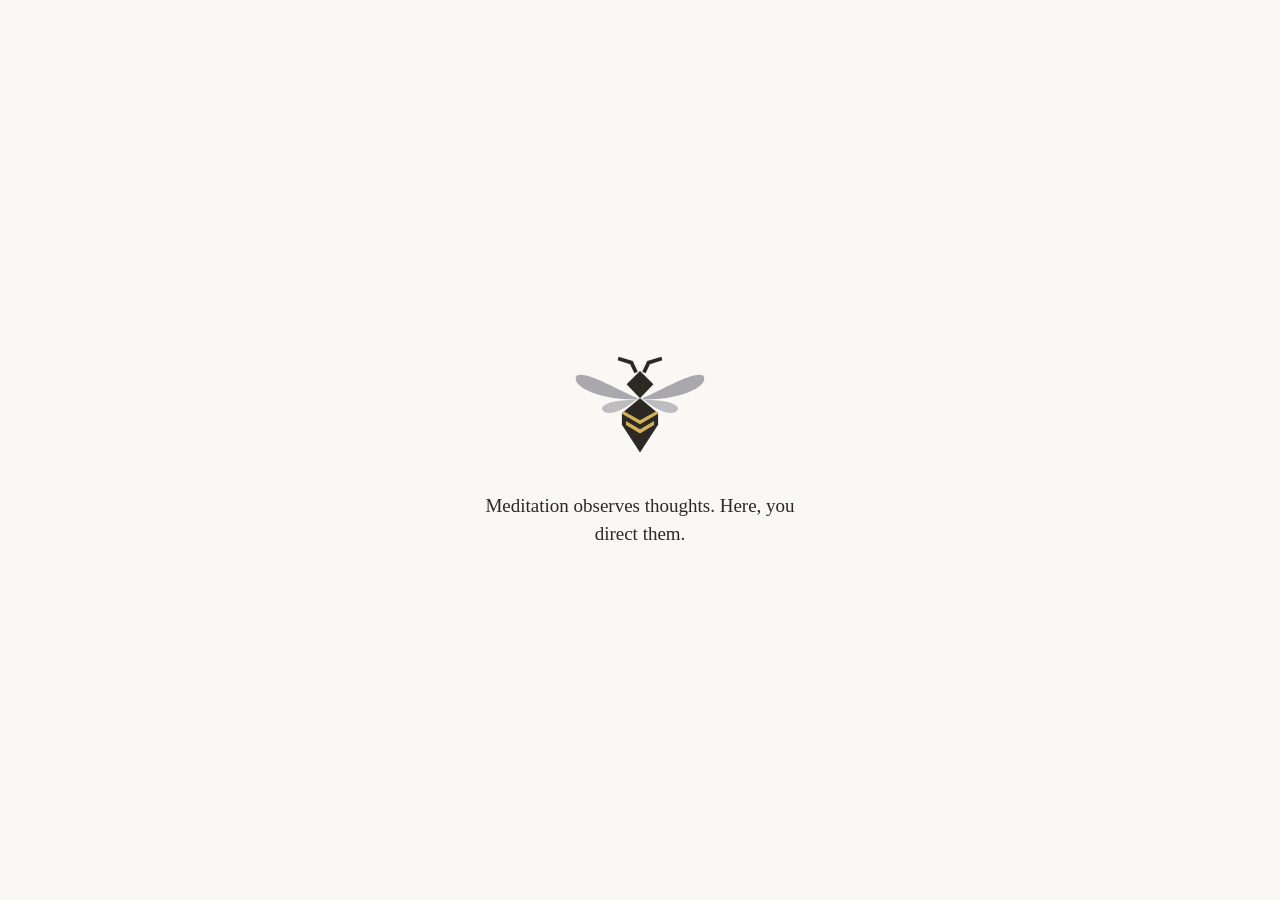
<file: index.html>
<!doctype html>
<html lang="en">
<head>
<meta charset="utf-8">
<meta name="viewport" content="width=device-width, initial-scale=1, maximum-scale=1, user-scalable=no, viewport-fit=cover">
<meta name="color-scheme" content="light">
<meta name="apple-mobile-web-app-capable" content="yes">
<meta name="mobile-web-app-capable" content="yes">
<meta name="apple-mobile-web-app-status-bar-style" content="default">
<meta name="apple-mobile-web-app-title" content="Simpthink">
<meta name="theme-color" content="#FAF8F4">
<meta name="robots" content="noindex">
<link rel="apple-touch-icon" href="apple-touch-icon.png">
<link rel="manifest" href="manifest.webmanifest">
<title>Simpthink</title>
  <script type="module" crossorigin src="./assets/index-BBt3rqX4.js"></script>
  <link rel="stylesheet" crossorigin href="./assets/index-Ced674d3.css">
</head>
<body data-pal="0">
<!-- Écran d'ouverture : le logo et le slogan, quelques secondes avant l'appli -->
<div id="splash" aria-live="polite"><div class="sp-in"><div id="spLogo"></div><p class="sp-tx" data-i18n="slogan">La méditation observe les pensées. Ici, tu les diriges.</p></div></div>
<div id="app">

<!-- Ruche -->
<section class="vw" id="vH">
  <svg id="hs">
    <defs>
      <linearGradient id="gd" gradientUnits="userSpaceOnUse" x1="-320" y1="-320" x2="320" y2="320">
        <stop offset="0" stop-color="#9C6F14"/><stop offset=".2" stop-color="#D4A93A"/><stop offset=".4" stop-color="#A87A1E"/>
        <stop offset=".6" stop-color="#E0BC55"/><stop offset=".8" stop-color="#A87A1E"/><stop offset="1" stop-color="#C9993A"/>
      </linearGradient>
    </defs>
    <g id="hg"></g>
    <polygon id="gh" points="0,-28 24.2,-14 24.2,14 0,28 -24.2,14 -24.2,-14" fill="#C39A3F" fill-opacity=".35" stroke="#B88A2B" style="display:none"/>
  </svg>
  <header class="hd over">
    <div class="hn"><input class="ei" id="hN" type="text" autocomplete="off" maxlength="24" data-i18n-aria="hiveName" aria-label="Nom de la ruche"><button class="mn" id="mn" type="button" data-i18n-aria="menu" aria-label="Menu"><svg width="22" height="16" viewBox="0 0 22 16" aria-hidden="true"><path d="M1 1.5h20M1 8h20M1 14.5h20"/></svg></button></div>
    <svg id="bee" class="bee" aria-hidden="true" width="104" height="72" viewBox="0 0 100 68">
      <g class="ln"><path d="M36 3.5L44.5 6.2L47.5 12.5"/><path d="M64 3.5L55.5 6.2L52.5 12.5"/></g>
      <path d="M49 29.3C36 24 16 11.5 9.5 14.5C5 20 21 30.5 49 29.8Z" fill="#A9A9AD"/><path d="M51 29.3C64 24 84 11.5 90.5 14.5C95 20 79 30.5 51 29.8Z" fill="#A9A9AD"/>
      <path d="M47.5 30.2C39 30 27.5 31 25.5 35.5C26.5 40.5 36 39.5 47.5 30.2Z" fill="#BDBDBF"/><path d="M52.5 30.2C61 30 72.5 31 74.5 35.5C73.5 40.5 64 39.5 52.5 30.2Z" fill="#BDBDBF"/>
      <polygon class="dk" points="50,11.5 58.6,20 50,29 41.4,20"/>
      <polygon class="dk" points="50,29 61.6,38.6 61.6,46 50,63.8 38.4,46 38.4,38.6"/>
      <polygon points="39.6,37.4 50,43.2 60.4,37.4 61.6,38.9 50,45.7 38.4,38.9" fill="#D4AF55"/>
      <polygon points="41,43.6 50,48.9 59,43.6 59,46.2 50,51.6 41,46.2" fill="#D4AF55"/>
    </svg>
  </header>
</section>

<!-- Réglages -->
<section class="vw" id="vS" hidden>
  <header class="hd"><span class="bk" id="bS" role="button" data-i18n="home">‹ Accueil</span><span></span></header>
  <div class="pad set">
    <h1 class="sh" data-i18n="settings">Réglages</h1>
    <div class="lb" data-i18n="language">Langue</div>
    <div class="pills" id="sL"><span class="pl" data-l="auto" data-i18n="auto">Automatique</span><span class="pl" data-l="en">English</span><span class="pl" data-l="fr">Français</span></div>
    <div class="li" id="sP" role="button"><span data-i18n="privacy">Politique de confidentialité</span><span class="chev">›</span></div>
    <div class="lb gap" data-i18n="about">À propos</div>
    <div class="sf ab">Simpthink <span class="vr" id="sV"></span></div>
    <p class="lb sm" data-i18n="localOnly">Tout ce que tu écris reste sur cet appareil. Pas de compte, pas de suivi.</p>
  </div>
</section>

<!-- Politique de confidentialité, lisible sans réseau -->
<section class="vw" id="vP" hidden>
  <header class="hd"><span class="bk" id="bP" role="button" data-i18n="backSettings">‹ Réglages</span><span></span></header>
  <div class="pad set doc" id="pD"></div>
</section>

<!-- Création : alvéole, groupe ou ruche -->
<section class="vw" id="vN" hidden>
  <header class="hd"><span class="bk" id="bN" role="button" data-i18n="home">‹ Accueil</span><span></span></header>
  <div class="form">
    <div class="lb" id="nL"></div>
    <div class="lb" id="nA">Titre</div>
    <div class="cb">
      <input class="fi" id="nI" type="text" autocomplete="off" maxlength="24">
      <span id="nM" role="button" data-i18n-aria="commonTitles" aria-label="Titres courants">▾</span>
    </div>
    <div class="ops" id="nO" hidden></div>
    <div class="er" id="nE"></div>
    <div class="pills" id="nD"><span class="pl" data-m="5">5 min</span><span class="pl on" data-m="10">10 min</span><span class="pl" data-m="20">20 min</span></div>
    <div class="ctr"><span class="go" id="nG" role="button">Commencer</span></div>
  </div>
</section>

<!-- Constellation : une grande page qu'on parcourt et qu'on zoome comme la ruche -->
<section class="vw" id="vC" hidden>
  <svg id="sC"><g id="cg"></g></svg>
  <header class="hd over">
    <span class="bk" id="bC" role="button" data-i18n="home">‹ Accueil</span>
    <input class="ttl" id="tC" type="text" autocomplete="off" maxlength="24" data-i18n-aria="title" aria-label="Titre">
    <span class="tm" id="tmC" role="button">10:00</span>
  </header>
  <div class="grow"></div>
  <div class="row" id="cRow"><textarea class="fi" id="cI" rows="1" autocomplete="off" placeholder="Une idée"></textarea><span class="dl" id="dS" role="button" hidden></span><span class="fin" id="cG" role="button">Poser</span></div>
  <div class="botr over"><div class="lb" id="cH"></div><span class="hx" id="aC" role="button">Reprendre</span></div>
</section>

<!-- Puits -->
<section class="vw" id="vT" hidden>
  <header class="hd"><span class="bk" id="bT" role="button" data-i18n="map">‹ Carte</span><span class="dl" id="dT" role="button" data-i18n="deletePoint">Supprimer</span><span class="tm">10:00</span></header>
  <div id="sT" class="well"></div>
  <div class="er pad" id="pE"></div>
  <div class="row" id="pRow"><textarea class="fi" id="pI" rows="1" autocomplete="off" placeholder="Pourquoi ?" data-i18n-ph="why"></textarea><span class="fin" id="pG" role="button" data-i18n="goDeeper">Descendre</span></div>
</section>

<!-- Clôture -->
<section class="vw" id="vE" hidden>
  <header class="hd"><span class="bk" id="bE" role="button" data-i18n="map">‹ Carte</span><span></span></header>
  <div class="form">
    <div class="sf" data-i18n="howWas">Comment était ma session ?</div>
    <div class="sws" id="eS">
      <div class="sw" role="button"><svg width="40" height="44" viewBox="-22 -24 44 48"><polygon points="0,-20 17.3,-10 17.3,10 0,20 -17.3,10 -17.3,-10"/></svg><span data-i18n="ok">Ok</span></div>
      <div class="sw" role="button"><svg width="40" height="44" viewBox="-22 -24 44 48"><polygon points="0,-20 17.3,-10 17.3,10 0,20 -17.3,10 -17.3,-10"/></svg><span data-i18n="useful">Utile</span></div>
      <div class="sw" role="button"><svg width="40" height="44" viewBox="-22 -24 44 48"><polygon points="0,-20 17.3,-10 17.3,10 0,20 -17.3,10 -17.3,-10"/></svg><span data-i18n="veryUseful">Très utile</span></div>
    </div>
    <div class="ctr"><span class="go" id="eG" role="button" data-i18n="endSession">Fin de session</span></div>
  </div>
</section>

</div>
</body>
</html>
</file>
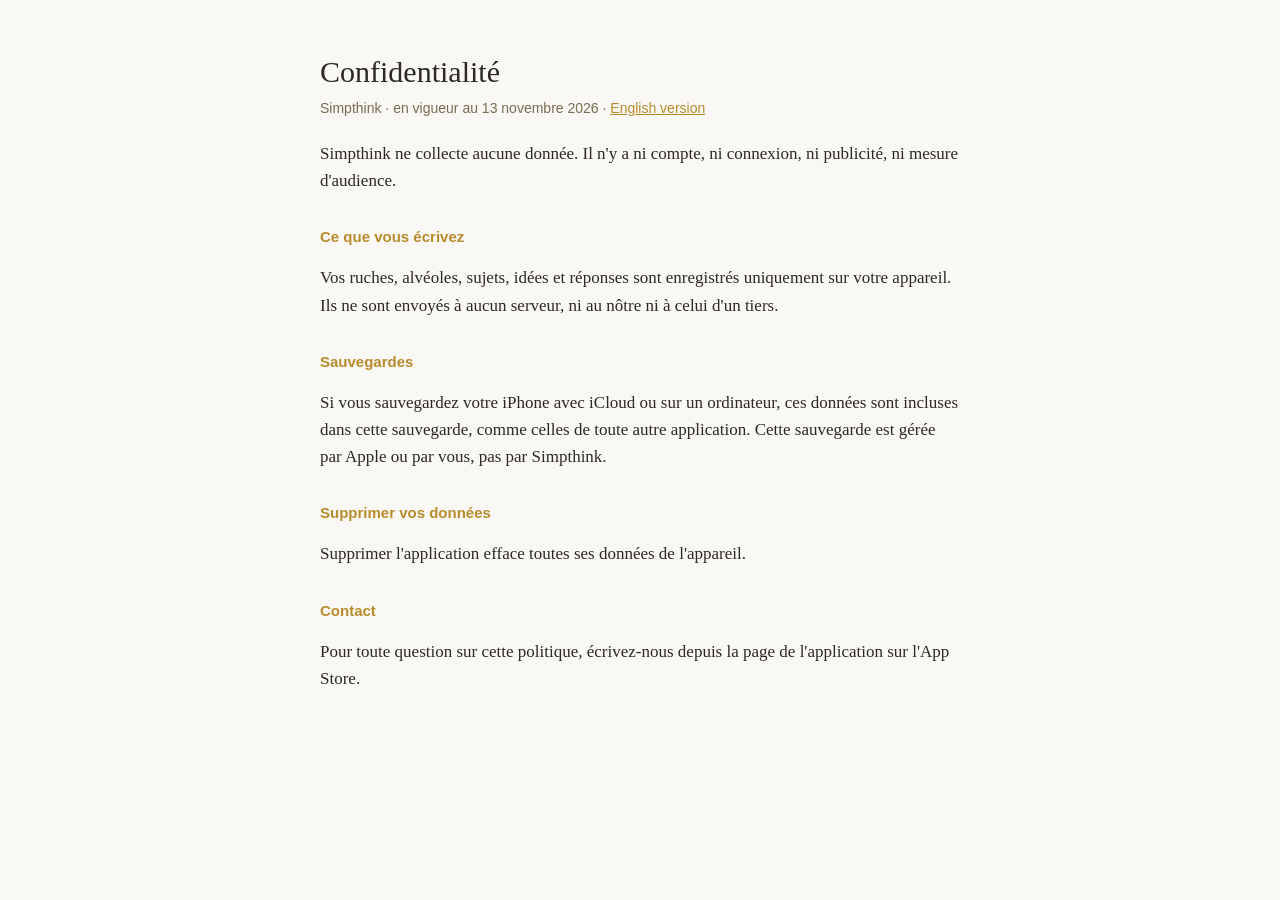
<file: confidentialite.html>
<!doctype html>
<html lang="fr">
<head>
<meta charset="utf-8">
<meta name="viewport" content="width=device-width, initial-scale=1">
<title>Simpthink · Confidentialité</title>
<style>
  :root { --bg: #FAF8F4; --ink: #2C2925; --mut: #7A6C52; --gold: #B88B2D; }
  @media (prefers-color-scheme: dark) { :root:not([data-theme="light"]) { --bg: #1E1C19; --ink: #EDE8DF; --mut: #B5A78C; } }
  body { margin: 0; background: var(--bg); color: var(--ink); font: 17px/1.6 "Iowan Old Style", Palatino, Georgia, serif; }
  main { max-width: 640px; margin: 0 auto; padding: 48px 16px 64px; }
  h1 { font-weight: normal; font-size: 30px; margin: 0 0 4px; }
  h2 { font: 600 15px/1.4 -apple-system, BlinkMacSystemFont, "Helvetica Neue", Arial, sans-serif; color: var(--gold); margin: 32px 0 6px; }
  a { color: var(--gold); }
  .d { font: 14px -apple-system, BlinkMacSystemFont, "Helvetica Neue", Arial, sans-serif; color: var(--mut); margin: 0 0 24px; }
</style>
</head>
<body>
<main>
  <h1>Confidentialité</h1>
  <p class="d">Simpthink · en vigueur au 13 novembre 2026 · <a href="privacy.html">English version</a></p>

  <p>Simpthink ne collecte aucune donnée. Il n'y a ni compte, ni connexion, ni publicité, ni mesure d'audience.</p>

  <h2>Ce que vous écrivez</h2>
  <p>Vos ruches, alvéoles, sujets, idées et réponses sont enregistrés uniquement sur votre appareil. Ils ne sont envoyés à aucun serveur, ni au nôtre ni à celui d'un tiers.</p>

  <h2>Sauvegardes</h2>
  <p>Si vous sauvegardez votre iPhone avec iCloud ou sur un ordinateur, ces données sont incluses dans cette sauvegarde, comme celles de toute autre application. Cette sauvegarde est gérée par Apple ou par vous, pas par Simpthink.</p>

  <h2>Supprimer vos données</h2>
  <p>Supprimer l'application efface toutes ses données de l'appareil.</p>

  <h2>Contact</h2>
  <p>Pour toute question sur cette politique, écrivez-nous depuis la page de l'application sur l'App Store.</p>
</main>
</body>
</html>
</file>
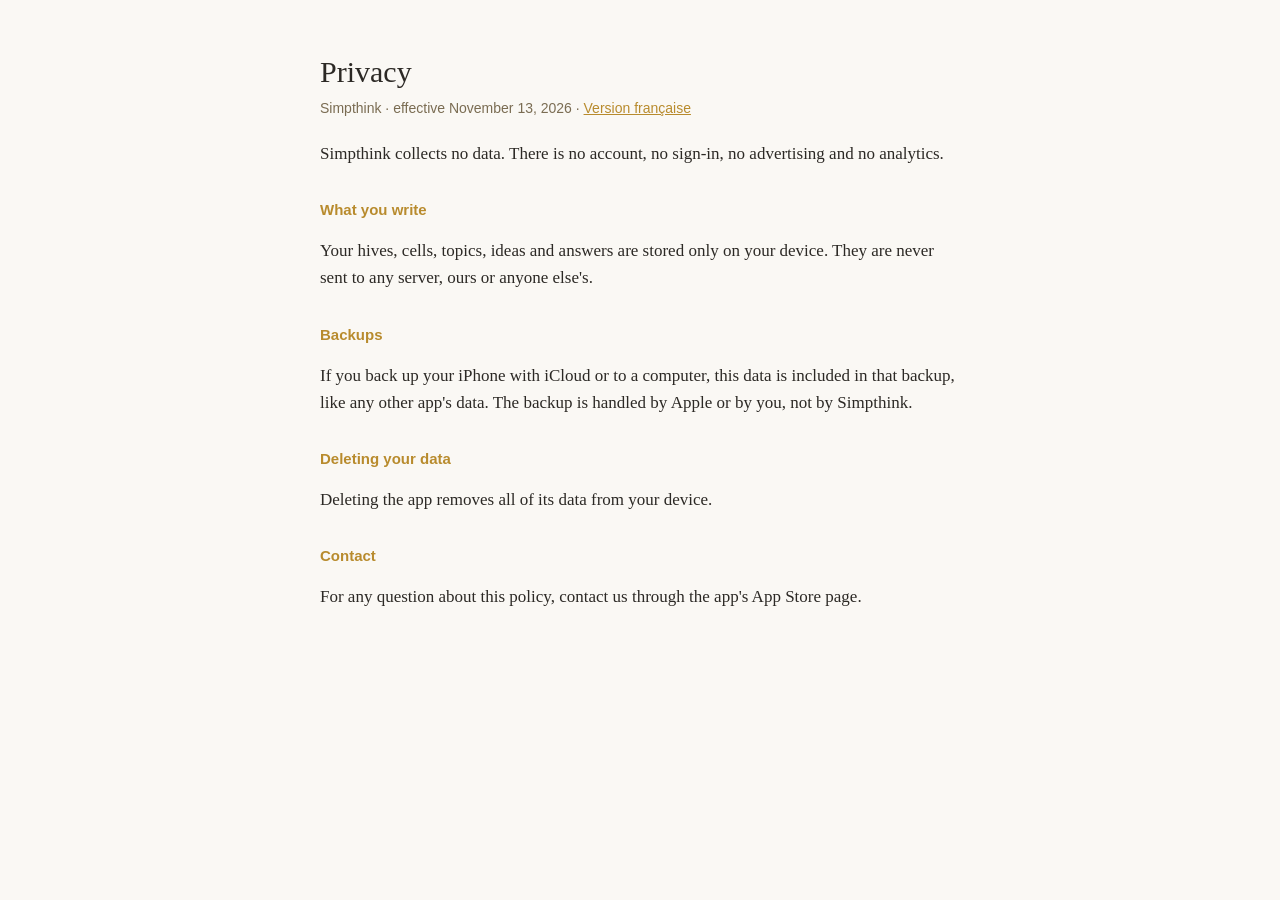
<file: privacy.html>
<!doctype html>
<html lang="en">
<head>
<meta charset="utf-8">
<meta name="viewport" content="width=device-width, initial-scale=1">
<title>Simpthink · Privacy</title>
<style>
  :root { --bg: #FAF8F4; --ink: #2C2925; --mut: #7A6C52; --gold: #B88B2D; }
  @media (prefers-color-scheme: dark) { :root:not([data-theme="light"]) { --bg: #1E1C19; --ink: #EDE8DF; --mut: #B5A78C; } }
  body { margin: 0; background: var(--bg); color: var(--ink); font: 17px/1.6 "Iowan Old Style", Palatino, Georgia, serif; }
  main { max-width: 640px; margin: 0 auto; padding: 48px 16px 64px; }
  h1 { font-weight: normal; font-size: 30px; margin: 0 0 4px; }
  h2 { font: 600 15px/1.4 -apple-system, BlinkMacSystemFont, "Helvetica Neue", Arial, sans-serif; color: var(--gold); margin: 32px 0 6px; }
  .d { font: 14px -apple-system, BlinkMacSystemFont, "Helvetica Neue", Arial, sans-serif; color: var(--mut); margin: 0 0 24px; }
  a { color: var(--gold); }
</style>
</head>
<body>
<main>
  <h1>Privacy</h1>
  <p class="d">Simpthink · effective November 13, 2026 · <a href="confidentialite.html">Version française</a></p>

  <p>Simpthink collects no data. There is no account, no sign-in, no advertising and no analytics.</p>

  <h2>What you write</h2>
  <p>Your hives, cells, topics, ideas and answers are stored only on your device. They are never sent to any server, ours or anyone else's.</p>

  <h2>Backups</h2>
  <p>If you back up your iPhone with iCloud or to a computer, this data is included in that backup, like any other app's data. The backup is handled by Apple or by you, not by Simpthink.</p>

  <h2>Deleting your data</h2>
  <p>Deleting the app removes all of its data from your device.</p>

  <h2>Contact</h2>
  <p>For any question about this policy, contact us through the app's App Store page.</p>
</main>
</body>
</html>
</file>
<file: assets/index-Ced674d3.css>
:root{--font-sans:-apple-system, BlinkMacSystemFont, "Helvetica Neue", Arial, sans-serif;--font-voice:"Iowan Old Style", Palatino, Georgia, "Times New Roman", serif;--gold:#b88b2d;--gold-soft:#c9a24a;--mut:#9a8a6a;--faint:#b5ad9e;--line:#cfc8ba;--err:#a32d2d}*{box-sizing:border-box;-webkit-tap-highlight-color:transparent}html,body{overscroll-behavior:none;height:100%;margin:0;overflow:hidden}body{--bg:#faf8f4;--bg2:#f3efe7;--bg3:#eae0cd;--ink:#2c2925;background:var(--bg);color:var(--ink);font-family:var(--font-sans);-webkit-user-select:none;user-select:none;-webkit-touch-callout:none;font-size:16px;transition:background .3s}body[data-pal="1"]{--bg:#f7f8f9;--bg2:#f0f3f6;--bg3:#dce5ee;--ink:#202833}body[data-pal="2"]{--bg:#f7f8f4;--bg2:#edf1e9;--bg3:#dce5d7;--ink:#26332b}#app{position:fixed;inset:0}.vw{padding:env(safe-area-inset-top) env(safe-area-inset-right) env(safe-area-inset-bottom) env(safe-area-inset-left);flex-direction:column;display:flex;position:absolute;inset:0}[hidden]{display:none!important}svg text{font-family:var(--font-sans);fill:var(--ink)}.np{pointer-events:none}.hd{min-height:44px;color:var(--mut);flex:none;justify-content:space-between;align-items:center;padding:10px 20px 0;font-size:14px;display:flex}.over{pointer-events:none;position:relative}.over>*{pointer-events:auto}#vH .hd{align-items:flex-start}.act{align-items:center;gap:4px;display:flex}.grow{pointer-events:none;flex:1;min-height:0}.bk{padding:10px 14px 10px 0}.tm{font-variant-numeric:tabular-nums}.tm.done{color:var(--gold)}.tt{font-family:var(--font-voice);flex:none;justify-content:space-between;align-items:baseline;padding:6px 20px 0;font-size:22px;display:flex}.ttl{min-width:0;color:var(--ink);font:22px var(--font-voice);appearance:none;-webkit-user-select:text;user-select:text;background:0 0;border:0;border-bottom:.5px dashed #0000;border-radius:0;outline:none;flex:1;padding:0}.ttl:focus{border-bottom-color:var(--gold)}.fin{font-family:var(--font-sans);color:#9a7a2e;white-space:nowrap;padding:8px 0 8px 12px;font-size:15px}.ed,.ei{width:100%;color:inherit;font-family:inherit;font-size:inherit;appearance:none;-webkit-user-select:text;user-select:text;background:0 0;border:0;border-bottom:.5px dashed #0000;border-radius:0;outline:none;margin:0;padding:0;line-height:1.4;display:block}.ed{resize:none;overflow:hidden}.ed:focus,.ei:focus{border-bottom-color:var(--gold)}.ed::placeholder{color:var(--faint)}.lb{color:var(--mut);font-size:14px}.lb.sm{margin:4px 0 28px;font-size:13px;line-height:1.5}.lb.gap{margin-top:22px}.lb.one{overflow-wrap:anywhere;flex:none;min-height:22px;padding:4px 20px 0;line-height:1.4}.lb.ctr{text-align:center;flex:none;padding:6px 0}.sf{font-family:var(--font-voice);margin-top:6px;font-size:19px;line-height:1.4}.er{color:var(--err);min-height:24px;padding-top:4px;font-size:14px}.pad{flex:none;padding-left:20px;padding-right:20px}.ctr{text-align:center}.foot{flex:none;padding:14px 0 22px}.set{-webkit-overflow-scrolling:touch;flex:1;min-height:0;padding-top:18px;overflow-y:auto}.sh{font:normal 28px var(--font-voice);margin:0 0 26px}.li{border-top:.5px solid var(--line);border-bottom:.5px solid var(--line);justify-content:space-between;align-items:center;padding:14px 0;font-size:16px;display:flex}.chev{color:var(--mut);font-size:20px}.ab{margin-top:6px}.vr{font:14px var(--font-sans);color:var(--mut);margin-left:6px}.doc h2{font:600 14px var(--font-sans);color:#9a7a2e;margin:26px 0 6px}.doc p{font:17px/1.55 var(--font-voice);margin:0 0 10px}.doc .lb{margin-bottom:18px}.form{width:100%;max-width:460px;margin:0 auto;padding:36px 28px 0}.fi{background:var(--bg2);width:100%;height:44px;color:var(--ink);border:.5px solid var(--bg3);font:16px var(--font-sans);appearance:none;-webkit-user-select:text;user-select:text;border-radius:10px;outline:none;margin-top:8px;padding:0 12px}.fi:focus{border-color:var(--gold)}textarea.fi{resize:none;height:auto;min-height:44px;max-height:136px;padding:10px 12px;line-height:22px;display:block;overflow-y:auto}.cb{position:relative}.cb .fi{padding-right:44px}#nM{text-align:center;width:44px;height:44px;color:var(--mut);line-height:44px;position:absolute;bottom:0;right:0}.ops{-webkit-overflow-scrolling:touch;background:var(--bg2);border:.5px solid var(--bg3);border-radius:10px;max-height:228px;margin-top:4px;overflow-y:auto}.ops div{border-bottom:.5px solid var(--bg3);padding:11px 12px;font-size:15px}.ops div:last-child{border-bottom:0}.row{flex:none;align-items:flex-end;gap:10px;padding:6px 20px 12px;display:flex}.row .fi{flex:1;margin-top:0}.pills{gap:10px;margin:12px 0 32px;display:flex}.pills.ctr2{flex:none;justify-content:center;margin:10px 0 0}.pl{border:.5px solid var(--line);border-radius:18px;padding:8px 16px;font-size:14px}.pl.on{border-color:var(--gold);background:var(--bg3)}.go{font-family:var(--font-voice);border-bottom:.75px solid var(--gold-soft);padding:8px 4px 4px;font-size:18px;display:inline-block}.sws{gap:26px;margin:22px 0 40px;display:flex}.sw{text-align:center;color:var(--mut);font-size:13px}.sw svg{margin:0 auto 4px;display:block}.sw polygon{stroke:var(--gold-soft);stroke-width:.8px}.sw.on{color:var(--ink)}.sw.on polygon{stroke:var(--ink);stroke-width:2.5px}#vH{padding:0}#vH .hd{padding-top:calc(env(safe-area-inset-top) + 6px)}#hs{touch-action:none;width:100%;height:100%;position:absolute;inset:0}#hg.far .cl,#hg.far .hc,#hg:not(.far) .hl{display:none}.hn{width:190px;min-height:44px;position:relative}.mn{appearance:none;background:0 0;border:0;margin:0;padding:10px 14px 10px 0;display:block}.mn path{fill:none;stroke:var(--ink);stroke-width:1.6px;stroke-linecap:round}#hN{font-family:var(--font-voice);color:var(--ink);background:var(--bg);opacity:0;pointer-events:none;border-bottom-color:var(--gold);font-size:19px;position:absolute;top:4px;left:0}#hN:focus{opacity:1}.bee .dk{fill:var(--ink)}.bee .ln{fill:none;stroke:var(--ink);stroke-width:2.4px}#splash{z-index:50;background:var(--bg);padding:env(safe-area-inset-top) 32px env(safe-area-inset-bottom);justify-content:center;align-items:center;transition:opacity .6s;display:flex;position:fixed;inset:0}#splash.out{opacity:0;pointer-events:none}.sp-in{text-align:center;max-width:320px}#spLogo svg{width:156px;height:108px}.sp-tx{font:19px/1.5 var(--font-voice);color:var(--ink);margin:28px 0 0}#sC{touch-action:none;width:100%;height:100%;position:absolute;inset:0}#vC .hd{grid-template-columns:1fr minmax(0,auto) 1fr;align-items:center;gap:8px;display:grid}#vC .hd .bk{justify-self:start}#vC .hd .tm{justify-self:end;padding:10px 0 10px 14px}#vC .ttl{text-align:center;text-overflow:ellipsis;flex:none;width:6ch;max-width:100%;font-size:20px}.botr{flex:none;align-items:center;gap:10px;padding:0 20px 10px;display:flex}.hx{isolation:isolate;clip-path:polygon(50% 0,100% 25%,100% 75%,50% 100%,0 75%,0 25%);color:#9a7a2e;background:linear-gradient(135deg,#f4f5f7 0%,#8e949c 22%,#e9ebee 45%,#7f858d 68%,#c9cdd2 100%);flex:none;justify-content:center;align-items:center;width:46px;height:52px;margin-top:2px;font-size:7.5px;display:flex;position:relative}.hx:before{content:"";z-index:-1;clip-path:polygon(50% 0,100% 25%,100% 75%,50% 100%,0 75%,0 25%);background:var(--bg);position:absolute;inset:1.5px}#vC .row{position:relative}#cH{text-align:center;min-width:0;color:var(--faint);white-space:pre-line;pointer-events:none;flex:1;font-size:11px;line-height:1.5}#cH.bad{color:var(--err)}.well{-webkit-overflow-scrolling:touch;flex:1;min-height:0;padding:16px 20px 8px;overflow-y:auto}.wi{position:relative}.wi:before{content:"";background:#d9c9a0;width:1px;position:absolute;top:12px;bottom:8px;left:11.5px}.ws{gap:14px;display:flex;position:relative}.wd{border-radius:50%;flex:none;width:12px;height:12px;margin:5px 6px 0}.wd.big{width:24px;height:24px;margin:0}.wd.end{background:var(--bg);border:1px dashed var(--line)}.wh{min-width:0;font-family:var(--font-voice);overflow-wrap:anywhere;flex:1;font-size:19px;line-height:24px}.wq{color:var(--mut);margin:12px 0 4px 38px;font-size:12px}.wq.last{color:var(--faint);margin:0;line-height:22px}.wt{min-width:0;font-family:var(--font-sans);overflow-wrap:anywhere;flex:1;font-size:15px;line-height:22px}.ws.gap{margin-top:14px}#app.ro .ses,#app.ro #pRow,#app.ro #cRow,#app.ro .dl{visibility:hidden}.dl{color:var(--mut);padding:10px 6px;font-size:14px}.dl.armed{color:var(--err)}
</file>
